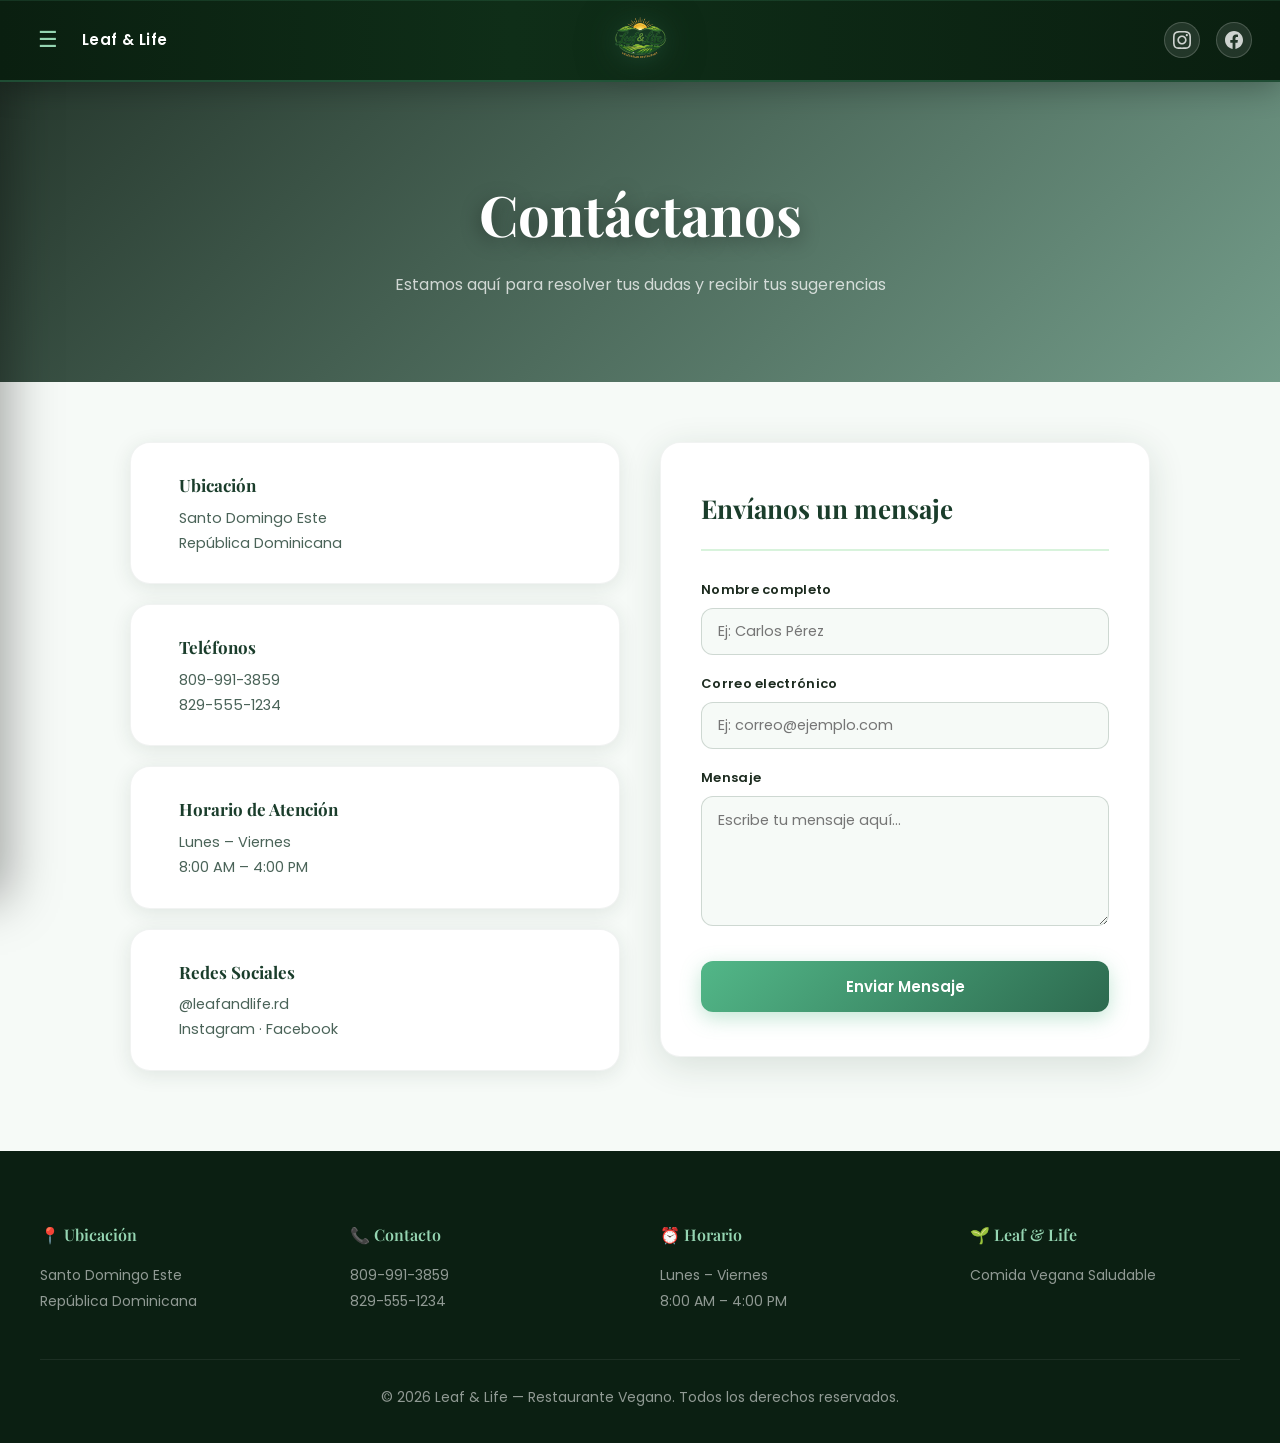
<file: contacto.html>
<!DOCTYPE html>
<html lang="es">
<head>
    <meta charset="UTF-8">
    <meta name="viewport" content="width=device-width, initial-scale=1.0">
    <title>Contacto — Leaf &amp; Life</title>
    <link rel="preconnect" href="https://fonts.googleapis.com">
    <link rel="preconnect" href="https://fonts.gstatic.com" crossorigin>
    <link href="https://fonts.googleapis.com/css2?family=Playfair+Display:ital,wght@0,400;0,600;0,700;1,400&family=Poppins:wght@300;400;500;600;700&display=swap" rel="stylesheet">
    <link rel="stylesheet" href="css/styles.css">
    <link rel="stylesheet" href="css/contacto.css">
</head>
<body>

<div class="sidebar-overlay" id="overlay" onclick="toggleMenu()"></div>

<header class="topbar">
    <div class="left">
        <span class="menu-btn" onclick="toggleMenu()">☰</span>
        <span class="mini-title">Leaf &amp; Life</span>
    </div>
    <div class="center">
        <img src="img/leaf_life_transparent.png" class="logo" alt="Leaf & Life">
    </div>
    <div class="right">
        <a href="#" class="social-btn instagram" aria-label="Instagram">
            <svg viewBox="0 0 24 24" fill="white" xmlns="http://www.w3.org/2000/svg"><path d="M12 2.163c3.204 0 3.584.012 4.85.07 3.252.148 4.771 1.691 4.919 4.919.058 1.265.069 1.645.069 4.849 0 3.205-.012 3.584-.069 4.849-.149 3.225-1.664 4.771-4.919 4.919-1.266.058-1.644.07-4.85.07-3.204 0-3.584-.012-4.849-.07-3.26-.149-4.771-1.699-4.919-4.92-.058-1.265-.07-1.644-.07-4.849 0-3.204.013-3.583.07-4.849.149-3.227 1.664-4.771 4.919-4.919 1.266-.057 1.645-.069 4.849-.069zm0-2.163c-3.259 0-3.667.014-4.947.072-4.358.2-6.78 2.618-6.98 6.98-.059 1.281-.073 1.689-.073 4.948 0 3.259.014 3.668.072 4.948.2 4.358 2.618 6.78 6.98 6.98 1.281.058 1.689.072 4.948.072 3.259 0 3.668-.014 4.948-.072 4.354-.2 6.782-2.618 6.979-6.98.059-1.28.073-1.689.073-4.948 0-3.259-.014-3.667-.072-4.947-.196-4.354-2.617-6.78-6.979-6.98-1.281-.059-1.69-.073-4.949-.073zm0 5.838c-3.403 0-6.162 2.759-6.162 6.162s2.759 6.163 6.162 6.163 6.162-2.759 6.162-6.163c0-3.403-2.759-6.162-6.162-6.162zm0 10.162c-2.209 0-4-1.79-4-4 0-2.209 1.791-4 4-4s4 1.791 4 4c0 2.21-1.791 4-4 4zm6.406-11.845c-.796 0-1.441.645-1.441 1.44s.645 1.44 1.441 1.44c.795 0 1.439-.645 1.439-1.44s-.644-1.44-1.439-1.44z"/></svg>
        </a>
        <a href="#" class="social-btn facebook" aria-label="Facebook">
            <svg viewBox="0 0 24 24" fill="white" xmlns="http://www.w3.org/2000/svg"><path d="M24 12.073c0-6.627-5.373-12-12-12s-12 5.373-12 12c0 5.99 4.388 10.954 10.125 11.854v-8.385H7.078v-3.47h3.047V9.43c0-3.007 1.792-4.669 4.533-4.669 1.312 0 2.686.235 2.686.235v2.953H15.83c-1.491 0-1.956.925-1.956 1.874v2.25h3.328l-.532 3.47h-2.796v8.385C19.612 23.027 24 18.062 24 12.073z"/></svg>
        </a>
    </div>
</header>

<div id="sidebar" class="sidebar">
    <span class="close-btn" onclick="toggleMenu()">✕</span>
    <h2>Leaf &amp; Life</h2>
    <a href="index.html">Inicio</a>
    <a href="menu.html">Menú</a>
    <a href="about.html">Nosotros</a>
    <a href="ordenar.html">Ordenar</a>
    <a href="reservas.html">Reservas</a>
    <a href="contacto.html">Contacto</a>
</div>

<div id="main-content" class="contacto-page">

    <div class="contacto-hero">
        <h1>Contáctanos</h1>
        <p>Estamos aquí para resolver tus dudas y recibir tus sugerencias</p>
    </div>

    <div class="contacto-layout">

        <div class="contacto-info">
            <div class="info-card reveal">
                <div class="info-icon"></div>
                <div>
                    <h3>Ubicación</h3>
                    <p>Santo Domingo Este<br>República Dominicana</p>
                </div>
            </div>
            <div class="info-card reveal">
                <div class="info-icon"></div>
                <div>
                    <h3>Teléfonos</h3>
                    <p>809-991-3859<br>829-555-1234</p>
                </div>
            </div>
            <div class="info-card reveal">
                <div class="info-icon"></div>
                <div>
                    <h3>Horario de Atención</h3>
                    <p>Lunes – Viernes<br>8:00 AM – 4:00 PM</p>
                </div>
            </div>
            <div class="info-card reveal">
                <div class="info-icon"></div>
                <div>
                    <h3>Redes Sociales</h3>
                    <p>@leafandlife.rd<br>Instagram · Facebook</p>
                </div>
            </div>
        </div>

        <div class="contacto reveal">
            <h2>Envíanos un mensaje</h2>
            <form onsubmit="enviarMensaje(event)">

                <div class="form-group">
                    <label for="ct-nombre">Nombre completo</label>
                    <input id="ct-nombre" type="text" placeholder="Ej: Carlos Pérez" required>
                </div>

                <div class="form-group">
                    <label for="ct-email">Correo electrónico</label>
                    <input id="ct-email" type="email" placeholder="Ej: correo@ejemplo.com" required>
                </div>

                <div class="form-group">
                    <label for="ct-msg">Mensaje</label>
                    <textarea id="ct-msg" placeholder="Escribe tu mensaje aquí..." required></textarea>
                </div>

                <button type="submit">Enviar Mensaje</button>
            </form>
            <p id="msgContacto"></p>
        </div>

    </div>

    <footer class="footer">
        <div class="footer-content">
            <div>
                <h4>📍 Ubicación</h4>
                <p>Santo Domingo Este<br>República Dominicana</p>
            </div>
            <div>
                <h4>📞 Contacto</h4>
                <p>809-991-3859<br>829-555-1234</p>
            </div>
            <div>
                <h4>⏰ Horario</h4>
                <p>Lunes – Viernes<br>8:00 AM – 4:00 PM</p>
            </div>
            <div>
                <h4>🌱 Leaf &amp; Life</h4>
                <p>Comida Vegana Saludable</p>
            </div>
        </div>
        <div class="footer-bottom">
            <p>© 2026 Leaf &amp; Life — Restaurante Vegano. Todos los derechos reservados.</p>
        </div>
    </footer>

</div>

<div id="toast" class="toast"></div>
<script src="js/script.js"></script>
</body>
</html>
</file>
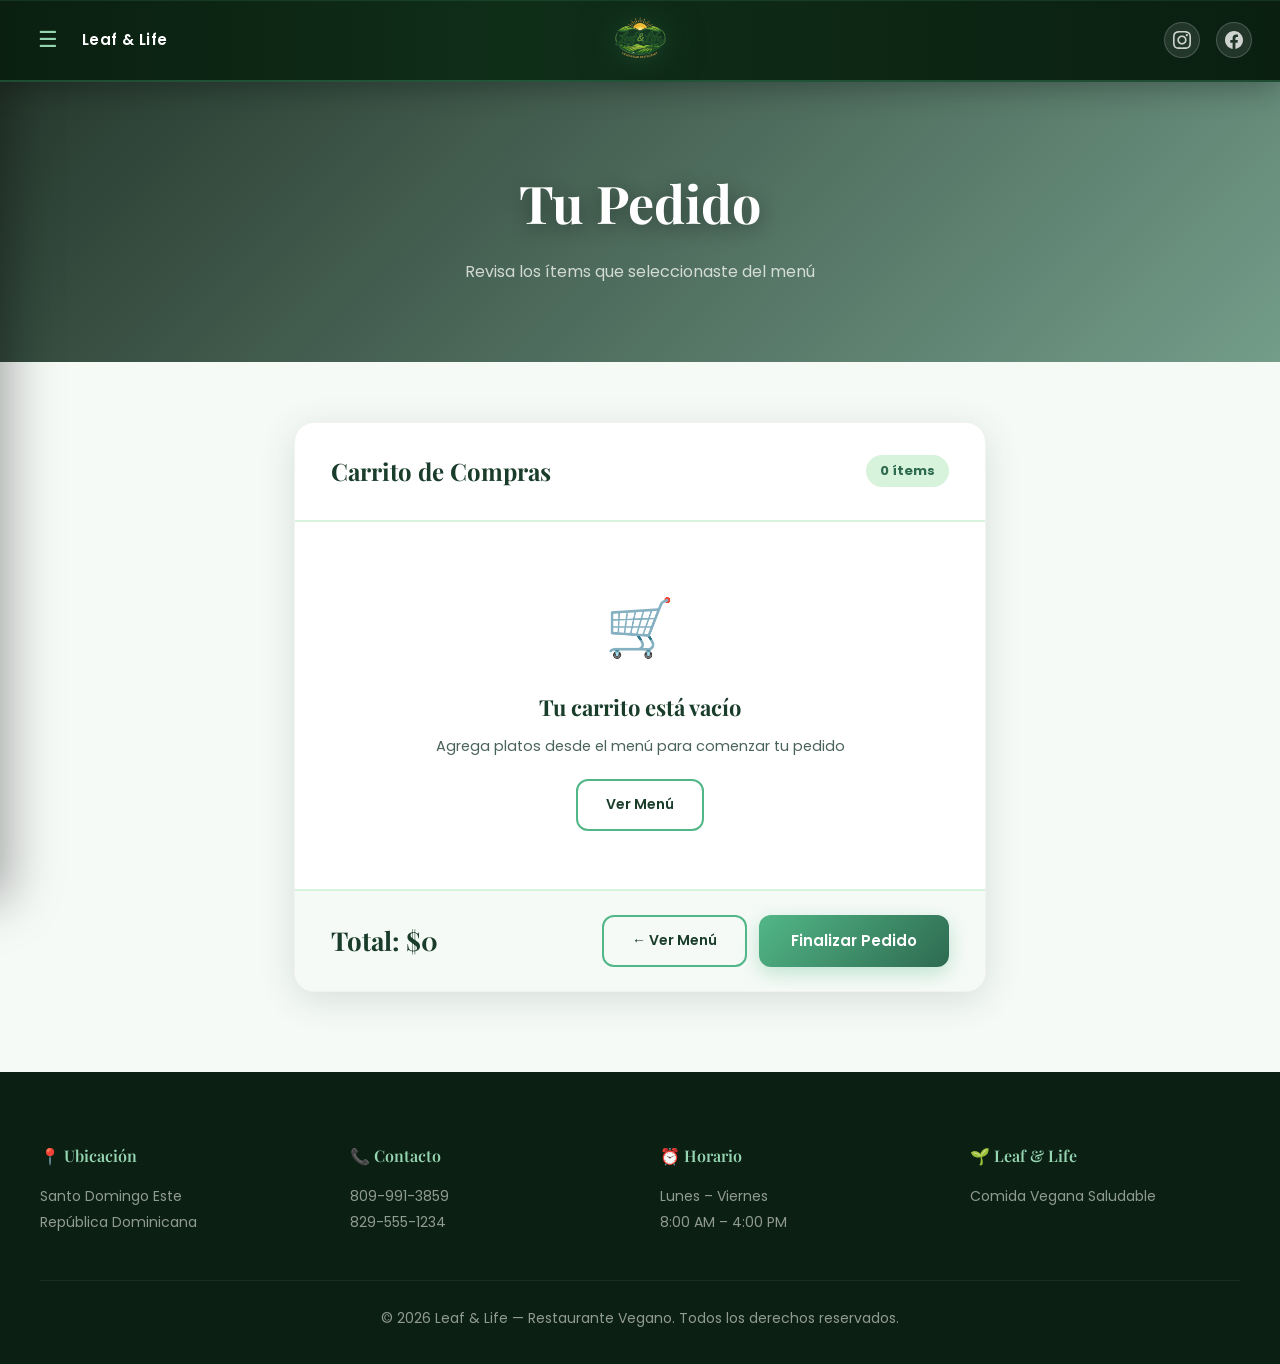
<file: ordenar.html>
<!DOCTYPE html>
<html lang="es">
<head>
    <meta charset="UTF-8">
    <meta name="viewport" content="width=device-width, initial-scale=1.0">
    <title>Tu Pedido — Leaf &amp; Life</title>
    <link rel="preconnect" href="https://fonts.googleapis.com">
    <link rel="preconnect" href="https://fonts.gstatic.com" crossorigin>
    <link href="https://fonts.googleapis.com/css2?family=Playfair+Display:ital,wght@0,400;0,600;0,700;1,400&family=Poppins:wght@300;400;500;600;700&display=swap" rel="stylesheet">
    <link rel="stylesheet" href="css/styles.css">
    <link rel="stylesheet" href="css/ordenar.css">
</head>
<body>

<div class="sidebar-overlay" id="overlay" onclick="toggleMenu()"></div>

<header class="topbar">
    <div class="left">
        <span class="menu-btn" onclick="toggleMenu()">☰</span>
        <span class="mini-title">Leaf &amp; Life</span>
    </div>
    <div class="center">
        <img src="img/leaf_life_transparent.png" class="logo" alt="Leaf & Life">
    </div>
    <div class="right">
        <a href="#" class="social-btn instagram" aria-label="Instagram">
            <svg viewBox="0 0 24 24" fill="white" xmlns="http://www.w3.org/2000/svg"><path d="M12 2.163c3.204 0 3.584.012 4.85.07 3.252.148 4.771 1.691 4.919 4.919.058 1.265.069 1.645.069 4.849 0 3.205-.012 3.584-.069 4.849-.149 3.225-1.664 4.771-4.919 4.919-1.266.058-1.644.07-4.85.07-3.204 0-3.584-.012-4.849-.07-3.26-.149-4.771-1.699-4.919-4.92-.058-1.265-.07-1.644-.07-4.849 0-3.204.013-3.583.07-4.849.149-3.227 1.664-4.771 4.919-4.919 1.266-.057 1.645-.069 4.849-.069zm0-2.163c-3.259 0-3.667.014-4.947.072-4.358.2-6.78 2.618-6.98 6.98-.059 1.281-.073 1.689-.073 4.948 0 3.259.014 3.668.072 4.948.2 4.358 2.618 6.78 6.98 6.98 1.281.058 1.689.072 4.948.072 3.259 0 3.668-.014 4.948-.072 4.354-.2 6.782-2.618 6.979-6.98.059-1.28.073-1.689.073-4.948 0-3.259-.014-3.667-.072-4.947-.196-4.354-2.617-6.78-6.979-6.98-1.281-.059-1.69-.073-4.949-.073zm0 5.838c-3.403 0-6.162 2.759-6.162 6.162s2.759 6.163 6.162 6.163 6.162-2.759 6.162-6.163c0-3.403-2.759-6.162-6.162-6.162zm0 10.162c-2.209 0-4-1.79-4-4 0-2.209 1.791-4 4-4s4 1.791 4 4c0 2.21-1.791 4-4 4zm6.406-11.845c-.796 0-1.441.645-1.441 1.44s.645 1.44 1.441 1.44c.795 0 1.439-.645 1.439-1.44s-.644-1.44-1.439-1.44z"/></svg>
        </a>
        <a href="#" class="social-btn facebook" aria-label="Facebook">
            <svg viewBox="0 0 24 24" fill="white" xmlns="http://www.w3.org/2000/svg"><path d="M24 12.073c0-6.627-5.373-12-12-12s-12 5.373-12 12c0 5.99 4.388 10.954 10.125 11.854v-8.385H7.078v-3.47h3.047V9.43c0-3.007 1.792-4.669 4.533-4.669 1.312 0 2.686.235 2.686.235v2.953H15.83c-1.491 0-1.956.925-1.956 1.874v2.25h3.328l-.532 3.47h-2.796v8.385C19.612 23.027 24 18.062 24 12.073z"/></svg>
        </a>
    </div>
</header>

<div id="sidebar" class="sidebar">
    <span class="close-btn" onclick="toggleMenu()">✕</span>
    <h2>Leaf &amp; Life</h2>
    <a href="index.html">Inicio</a>
    <a href="menu.html">Menú</a>
    <a href="about.html">Nosotros</a>
    <a href="ordenar.html">Ordenar</a>
    <a href="reservas.html">Reservas</a>
</div>

<div id="main-content" class="ordenar-page">

    <div class="ordenar-hero">
        <h1>Tu Pedido</h1>
        <p>Revisa los ítems que seleccionaste del menú</p>
    </div>

    <div class="carrito-container">
        <div class="carrito-box reveal">
            <div class="carrito-header">
                <h2>Carrito de Compras</h2>
                <span class="carrito-count" id="carrito-count">0 ítems</span>
            </div>

            <div id="listaCarrito"></div>

            <div class="carrito-footer">
                <div id="total">Total: $0</div>
                <div style="display:flex; gap:12px; flex-wrap:wrap;">
                    <a href="menu.html" class="btn-ver-menu">← Ver Menú</a>
                    <button class="btn-finalizar" onclick="finalizarCompra()">Finalizar Pedido</button>
                </div>
            </div>
        </div>
    </div>

    <footer class="footer">
        <div class="footer-content">
            <div>
                <h4>📍 Ubicación</h4>
                <p>Santo Domingo Este<br>República Dominicana</p>
            </div>
            <div>
                <h4>📞 Contacto</h4>
                <p>809-991-3859<br>829-555-1234</p>
            </div>
            <div>
                <h4>⏰ Horario</h4>
                <p>Lunes – Viernes<br>8:00 AM – 4:00 PM</p>
            </div>
            <div>
                <h4>🌱 Leaf &amp; Life</h4>
                <p>Comida Vegana Saludable</p>
            </div>
        </div>
        <div class="footer-bottom">
            <p>© 2026 Leaf &amp; Life — Restaurante Vegano. Todos los derechos reservados.</p>
        </div>
    </footer>

</div>

<div id="toast" class="toast"></div>
<script src="js/script.js"></script>
</body>
</html>
</file>
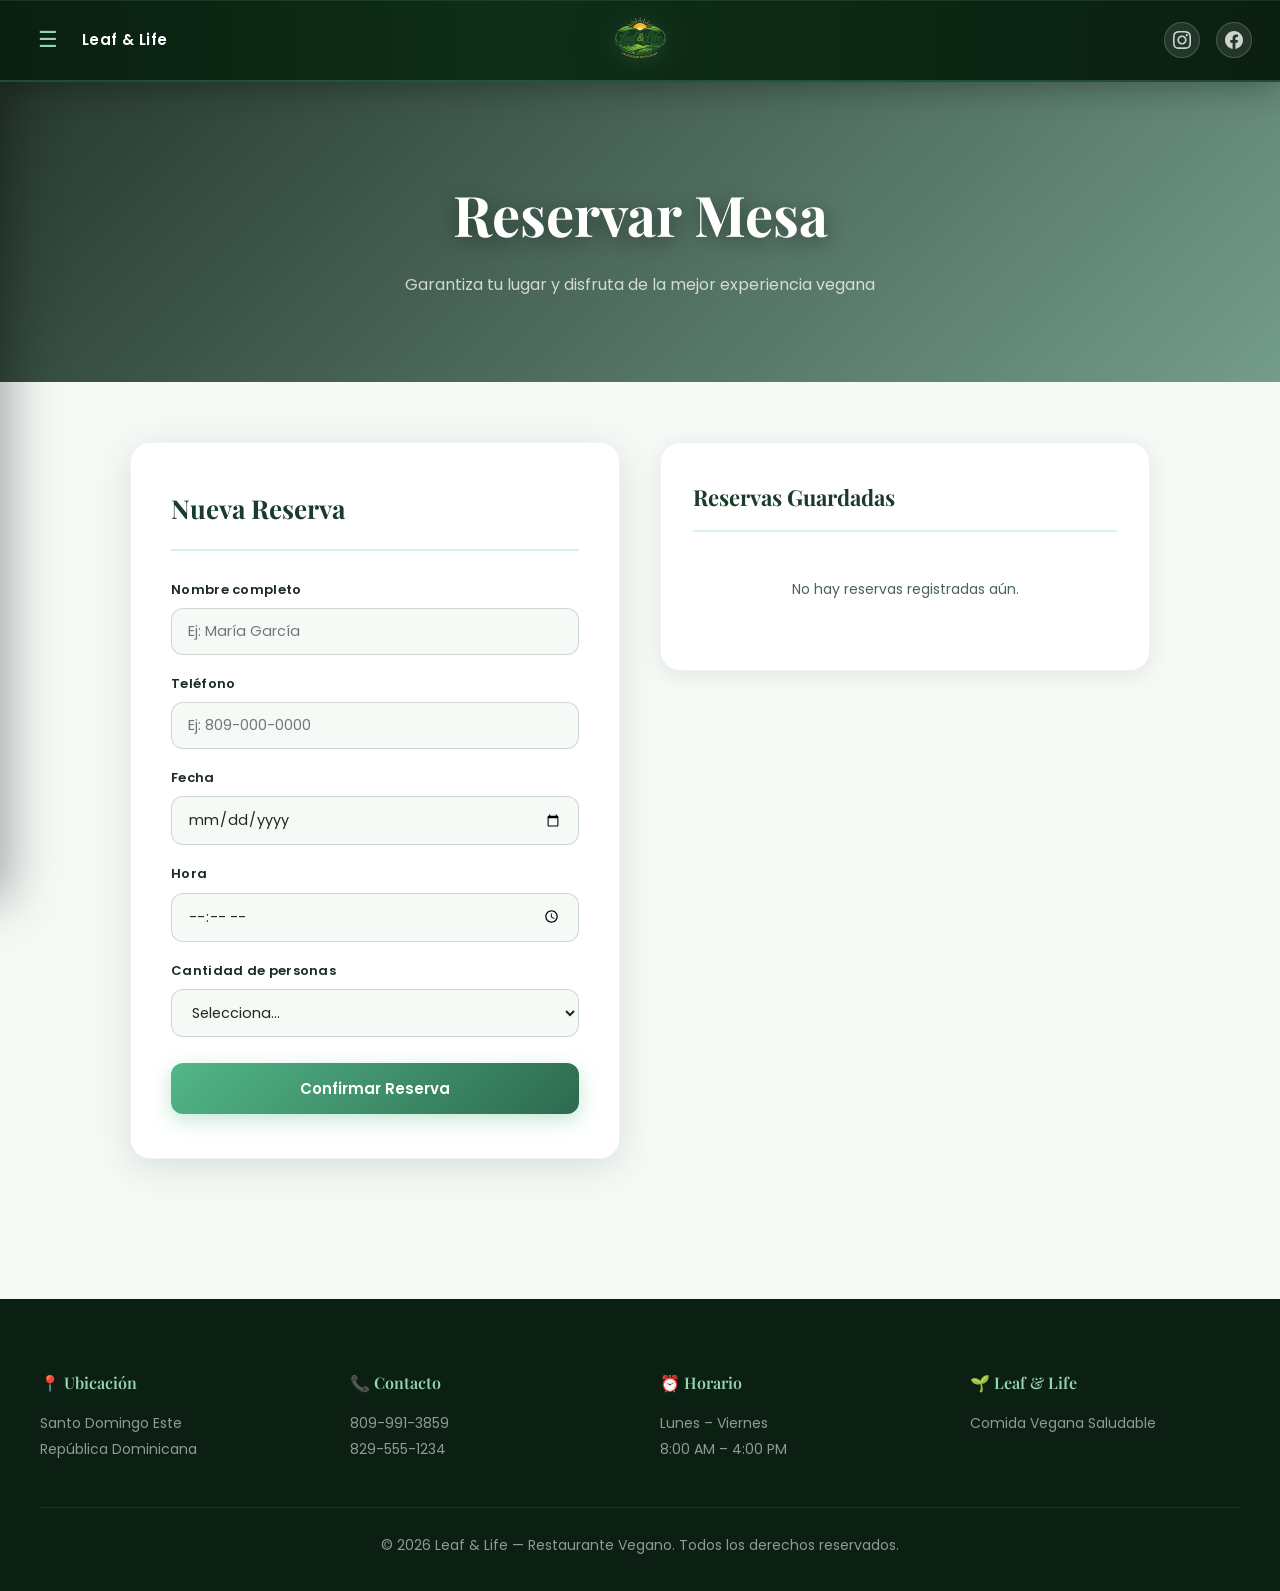
<file: reservas.html>
<!DOCTYPE html>
<html lang="es">
<head>
    <meta charset="UTF-8">
    <meta name="viewport" content="width=device-width, initial-scale=1.0">
    <title>Reservas — Leaf &amp; Life</title>
    <link rel="preconnect" href="https://fonts.googleapis.com">
    <link rel="preconnect" href="https://fonts.gstatic.com" crossorigin>
    <link href="https://fonts.googleapis.com/css2?family=Playfair+Display:ital,wght@0,400;0,600;0,700;1,400&family=Poppins:wght@300;400;500;600;700&display=swap" rel="stylesheet">
    <link rel="stylesheet" href="css/styles.css">
    <link rel="stylesheet" href="css/reservas.css">
</head>
<body>

<div class="sidebar-overlay" id="overlay" onclick="toggleMenu()"></div>

<header class="topbar">
    <div class="left">
        <span class="menu-btn" onclick="toggleMenu()">☰</span>
        <span class="mini-title">Leaf &amp; Life</span>
    </div>
    <div class="center">
        <img src="img/leaf_life_transparent.png" class="logo" alt="Leaf & Life">
    </div>
    <div class="right">
        <a href="#" class="social-btn instagram" aria-label="Instagram">
            <svg viewBox="0 0 24 24" fill="white" xmlns="http://www.w3.org/2000/svg"><path d="M12 2.163c3.204 0 3.584.012 4.85.07 3.252.148 4.771 1.691 4.919 4.919.058 1.265.069 1.645.069 4.849 0 3.205-.012 3.584-.069 4.849-.149 3.225-1.664 4.771-4.919 4.919-1.266.058-1.644.07-4.85.07-3.204 0-3.584-.012-4.849-.07-3.26-.149-4.771-1.699-4.919-4.92-.058-1.265-.07-1.644-.07-4.849 0-3.204.013-3.583.07-4.849.149-3.227 1.664-4.771 4.919-4.919 1.266-.057 1.645-.069 4.849-.069zm0-2.163c-3.259 0-3.667.014-4.947.072-4.358.2-6.78 2.618-6.98 6.98-.059 1.281-.073 1.689-.073 4.948 0 3.259.014 3.668.072 4.948.2 4.358 2.618 6.78 6.98 6.98 1.281.058 1.689.072 4.948.072 3.259 0 3.668-.014 4.948-.072 4.354-.2 6.782-2.618 6.979-6.98.059-1.28.073-1.689.073-4.948 0-3.259-.014-3.667-.072-4.947-.196-4.354-2.617-6.78-6.979-6.98-1.281-.059-1.69-.073-4.949-.073zm0 5.838c-3.403 0-6.162 2.759-6.162 6.162s2.759 6.163 6.162 6.163 6.162-2.759 6.162-6.163c0-3.403-2.759-6.162-6.162-6.162zm0 10.162c-2.209 0-4-1.79-4-4 0-2.209 1.791-4 4-4s4 1.791 4 4c0 2.21-1.791 4-4 4zm6.406-11.845c-.796 0-1.441.645-1.441 1.44s.645 1.44 1.441 1.44c.795 0 1.439-.645 1.439-1.44s-.644-1.44-1.439-1.44z"/></svg>
        </a>
        <a href="#" class="social-btn facebook" aria-label="Facebook">
            <svg viewBox="0 0 24 24" fill="white" xmlns="http://www.w3.org/2000/svg"><path d="M24 12.073c0-6.627-5.373-12-12-12s-12 5.373-12 12c0 5.99 4.388 10.954 10.125 11.854v-8.385H7.078v-3.47h3.047V9.43c0-3.007 1.792-4.669 4.533-4.669 1.312 0 2.686.235 2.686.235v2.953H15.83c-1.491 0-1.956.925-1.956 1.874v2.25h3.328l-.532 3.47h-2.796v8.385C19.612 23.027 24 18.062 24 12.073z"/></svg>
        </a>
    </div>
</header>

<div id="sidebar" class="sidebar">
    <span class="close-btn" onclick="toggleMenu()">✕</span>
    <h2>Leaf &amp; Life</h2>
    <a href="index.html">Inicio</a>
    <a href="menu.html">Menú</a>
    <a href="about.html">Nosotros</a>
    <a href="ordenar.html">Ordenar</a>
    <a href="reservas.html">Reservas</a>
    <a href="contacto.html">Contacto</a>
</div>

<div id="main-content" class="reservas-page">

    <div class="reservas-hero">
        <h1>Reservar Mesa</h1>
        <p>Garantiza tu lugar y disfruta de la mejor experiencia vegana</p>
    </div>

    <div class="reservas-layout">

        <div class="reserva-section reveal">
            <h2>Nueva Reserva</h2>
            <form onsubmit="guardarReserva(event)">

                <div class="form-group">
                    <label for="res-nombre">Nombre completo</label>
                    <input id="res-nombre" type="text" placeholder="Ej: María García" required>
                </div>

                <div class="form-group">
                    <label for="res-tel">Teléfono</label>
                    <input id="res-tel" type="tel" placeholder="Ej: 809-000-0000" required>
                </div>

                <div class="form-group">
                    <label for="res-fecha">Fecha</label>
                    <input id="res-fecha" type="date" required>
                </div>

                <div class="form-group">
                    <label for="res-hora">Hora</label>
                    <input id="res-hora" type="time" required>
                </div>

                <div class="form-group">
                    <label for="res-personas">Cantidad de personas</label>
                    <select id="res-personas" required>
                        <option value="">Selecciona...</option>
                        <option>1 persona</option>
                        <option>2 personas</option>
                        <option>3 personas</option>
                        <option>4 personas</option>
                        <option>5 o más</option>
                    </select>
                </div>

                <button type="submit">Confirmar Reserva</button>
            </form>
            <p id="mensaje"></p>
        </div>

        <div class="reservas-lista reveal">
            <h2>Reservas Guardadas</h2>
            <div id="listaReservas">
                <p class="empty-state">No hay reservas registradas aún.</p>
            </div>
        </div>

    </div>

    <footer class="footer">
        <div class="footer-content">
            <div>
                <h4>📍 Ubicación</h4>
                <p>Santo Domingo Este<br>República Dominicana</p>
            </div>
            <div>
                <h4>📞 Contacto</h4>
                <p>809-991-3859<br>829-555-1234</p>
            </div>
            <div>
                <h4>⏰ Horario</h4>
                <p>Lunes – Viernes<br>8:00 AM – 4:00 PM</p>
            </div>
            <div>
                <h4>🌱 Leaf &amp; Life</h4>
                <p>Comida Vegana Saludable</p>
            </div>
        </div>
        <div class="footer-bottom">
            <p>© 2026 Leaf &amp; Life — Restaurante Vegano. Todos los derechos reservados.</p>
        </div>
    </footer>

</div>

<div id="toast" class="toast"></div>
<script src="js/script.js"></script>
</body>
</html>
</file>
<file: css/styles.css>
@import url('https://fonts.googleapis.com/css2?family=Playfair+Display:ital,wght@0,400;0,600;0,700;1,400&family=Poppins:wght@300;400;500;600;700&display=swap');

:root {
    --dark-green:   #1a3d2b;
    --mid-green:    #2d6a4f;
    --vivid-green:  #52b788;
    --light-green:  #95d5b2;
    --pale-green:   #d8f3dc;
    --off-white:    #f6faf7;
    --cream:        #fefae0;
    --text-dark:    #1c2b1f;
    --text-medium:  #4a6358;
    --white:        #ffffff;
    --shadow-xs:    0 2px 8px  rgba(26,61,43,.07);
    --shadow-sm:    0 4px 20px rgba(26,61,43,.10);
    --shadow:       0 8px 36px rgba(26,61,43,.14);
    --shadow-hover: 0 18px 54px rgba(26,61,43,.22);
    --radius:       20px;
    --radius-sm:    12px;
    --transition:   .35s cubic-bezier(.4,0,.2,1);
}

*, *::before, *::after { box-sizing: border-box; margin: 0; padding: 0; }
html  { scroll-behavior: smooth; }
body  {
    font-family: 'Poppins', sans-serif;
    background: var(--off-white);
    color: var(--text-dark);
    line-height: 1.7;
    overflow-x: hidden;
}

.topbar {
    position: fixed;
    top: 0; width: 100%;
    height: 82px;
    background: linear-gradient(90deg, #0a1f10 0%, #0f2e18 40%, #0a1f10 100%);
    backdrop-filter: blur(20px);
    -webkit-backdrop-filter: blur(20px);
    display: flex;
    align-items: center;
    justify-content: space-between;
    padding: 0 28px;
    z-index: 2000;
    border-bottom: 2px solid rgba(82,183,136,.30);
    box-shadow: 0 4px 32px rgba(0,0,0,.32), 0 1px 0 rgba(82,183,136,.15) inset;
}

.left  { display: flex; align-items: center; gap: 14px; }
.right { display: flex; align-items: center; gap: 16px; }

.menu-btn {
    font-size: 22px;
    color: var(--light-green);
    cursor: pointer;
    padding: 7px 10px;
    border-radius: 10px;
    line-height: 1;
    transition: var(--transition);
    user-select: none;
}
.menu-btn:hover { color: #fff; background: rgba(255,255,255,.10); }

.mini-title {
    color: #fff;
    font-size: 15px;
    font-weight: 600;
    letter-spacing: .4px;
}

.center {
    position: absolute;
    left: 50%;
    transform: translateX(-50%);
}
.logo {
    height: 68px;
    filter: drop-shadow(0 2px 14px rgba(82,183,136,.45)) drop-shadow(0 4px 18px rgba(0,0,0,.5));
    transition: var(--transition);
    display: block;
}
.logo:hover { transform: scale(1.06); }

.social-btn {
    display: inline-flex;
    align-items: center;
    justify-content: center;
    width: 36px; height: 36px;
    border-radius: 50%;
    background: rgba(255,255,255,.10);
    border: 1.5px solid rgba(255,255,255,.18);
    transition: var(--transition);
    text-decoration: none;
    flex-shrink: 0;
}
.social-btn svg {
    width: 18px; height: 18px;
    fill: rgba(255,255,255,.78);
    transition: var(--transition);
}
.social-btn:hover {
    background: rgba(255,255,255,.20);
    border-color: rgba(255,255,255,.40);
    transform: translateY(-2px);
}
.social-btn:hover svg {
    fill: #fff;
}

.icon {
    width: 20px; height: 20px;
    filter: brightness(0) invert(1);
    opacity: .75;
    transition: var(--transition);
    display: block;
}
.icon:hover { opacity: 1; transform: scale(1.2) translateY(-2px); }

.sidebar {
    position: fixed;
    top: 0; left: -300px;
    width: 300px; height: 100%;
    background: linear-gradient(160deg, #0d2818 0%, #1a3d2b 100%);
    padding-top: 96px;
    transition: left var(--transition);
    z-index: 1999;
    box-shadow: 8px 0 48px rgba(0,0,0,.35);
    overflow-y: auto;
}
.sidebar.active { left: 0; }

.sidebar h2 {
    color: var(--light-green);
    font-family: 'Playfair Display', serif;
    font-size: 21px;
    padding: 0 30px 18px;
    border-bottom: 1px solid rgba(255,255,255,.08);
    margin-bottom: 8px;
    letter-spacing: .3px;
}

.sidebar a {
    display: flex;
    align-items: center;
    gap: 10px;
    color: rgba(255,255,255,.78);
    padding: 13px 30px;
    text-decoration: none;
    font-size: 14.5px;
    font-weight: 500;
    transition: var(--transition);
    border-left: 3px solid transparent;
}
.sidebar a:hover {
    color: #fff;
    background: rgba(255,255,255,.06);
    border-left-color: var(--vivid-green);
    padding-left: 38px;
}

.close-btn {
    position: absolute;
    top: 20px; right: 18px;
    width: 38px; height: 38px;
    font-size: 17px;
    color: #fff;
    background: rgba(255,255,255,.1);
    display: flex; align-items: center; justify-content: center;
    border-radius: 50%;
    cursor: pointer;
    transition: var(--transition);
    z-index: 2001;
    user-select: none;
}
.close-btn:hover { background: var(--vivid-green); transform: rotate(90deg); }

.sidebar-overlay {
    display: none;
    position: fixed; inset: 0;
    background: rgba(0,0,0,.5);
    backdrop-filter: blur(4px);
    z-index: 1998;
}
.sidebar-overlay.active { display: block; }

#main-content { transition: margin-left var(--transition); }

.hero {
    margin-top: 82px;
    min-height: 100vh;
    background:
        linear-gradient(
            135deg,
            rgba(10, 30, 18, .88) 0%,
            rgba(26, 61, 43, .70) 50%,
            rgba(45,106,79, .58) 100%
        ),
        url('https://images.unsplash.com/photo-1512621776951-a57141f2eefd?w=1920&q=80')
        center / cover no-repeat;
    display: flex;
    flex-direction: column;
    align-items: center;
    justify-content: center;
    text-align: center;
    padding: 100px 24px 160px;
    position: relative;
    overflow: hidden;
}
.hero::after {
    content: '';
    position: absolute;
    bottom: 0; left: 0; right: 0;
    height: 130px;
    background: linear-gradient(to top, var(--off-white), transparent);
    pointer-events: none;
}

.hero-badge {
    display: inline-flex;
    align-items: center;
    gap: 8px;
    background: rgba(82,183,136,.18);
    border: 1px solid rgba(82,183,136,.45);
    color: var(--light-green);
    font-size: 12px;
    font-weight: 600;
    letter-spacing: 2.5px;
    text-transform: uppercase;
    padding: 9px 22px;
    border-radius: 50px;
    margin-bottom: 28px;
    backdrop-filter: blur(8px);
}

.titulo {
    font-family: 'Playfair Display', serif;
    font-size: clamp(42px, 7vw, 82px);
    font-weight: 700;
    color: #fff;
    text-shadow: 0 4px 28px rgba(0,0,0,.45);
    line-height: 1.12;
    margin-bottom: 22px;
    max-width: 820px;
}
.titulo span { color: var(--light-green); }

.hero h2 {
    font-size: clamp(15px, 2.2vw, 21px);
    color: rgba(255,255,255,.84);
    font-weight: 400;
    margin-bottom: 10px;
    letter-spacing: .4px;
}
.hero p {
    font-size: 16px;
    color: rgba(255,255,255,.65);
    max-width: 520px;
    margin-bottom: 44px;
    line-height: 1.8;
}

.hero-buttons { display: flex; gap: 14px; flex-wrap: wrap; justify-content: center; }

.btn-primary {
    padding: 15px 38px;
    background: linear-gradient(135deg, var(--vivid-green), var(--mid-green));
    color: #fff;
    border: none;
    border-radius: 50px;
    font-size: 15px; font-weight: 600;
    font-family: 'Poppins', sans-serif;
    cursor: pointer;
    transition: var(--transition);
    box-shadow: 0 8px 26px rgba(82,183,136,.42);
    letter-spacing: .3px;
    text-decoration: none;
    display: inline-flex; align-items: center; gap: 8px;
}
.btn-primary:hover {
    transform: translateY(-3px);
    box-shadow: 0 14px 38px rgba(82,183,136,.55);
    background: linear-gradient(135deg, #68d0a3, var(--vivid-green));
}

.btn-secondary {
    padding: 15px 38px;
    background: transparent;
    color: #fff;
    border: 2px solid rgba(255,255,255,.45);
    border-radius: 50px;
    font-size: 15px; font-weight: 600;
    font-family: 'Poppins', sans-serif;
    cursor: pointer;
    transition: var(--transition);
    letter-spacing: .3px;
    text-decoration: none;
    display: inline-flex; align-items: center; gap: 8px;
}
.btn-secondary:hover {
    background: rgba(255,255,255,.14);
    border-color: #fff;
    transform: translateY(-3px);
}

.stats-bar {
    background: #fff;
    padding: 36px 40px;
    display: flex;
    justify-content: center;
    gap: 64px;
    flex-wrap: wrap;
    box-shadow: var(--shadow-sm);
    position: relative; z-index: 10;
}
.stat-item { text-align: center; }
.stat-number {
    font-family: 'Playfair Display', serif;
    font-size: 38px; font-weight: 700;
    color: var(--dark-green);
    line-height: 1;
}
.stat-label {
    font-size: 12.5px;
    color: var(--text-medium);
    font-weight: 500;
    margin-top: 5px;
    letter-spacing: .5px;
    text-transform: uppercase;
}

.section-header { text-align: center; margin-bottom: 52px; }

.section-tag {
    display: inline-block;
    color: var(--vivid-green);
    font-size: 11.5px; font-weight: 700;
    letter-spacing: 3px;
    text-transform: uppercase;
    margin-bottom: 10px;
}

.titulo-galeria {
    font-family: 'Playfair Display', serif;
    font-size: clamp(30px, 4vw, 48px);
    font-weight: 700;
    color: var(--dark-green);
    margin-bottom: 12px;
}

.section-subtitle {
    font-size: 16px;
    color: var(--text-medium);
    max-width: 500px;
    margin: 0 auto;
}

.galeria {
    padding: 90px 40px;
    background: var(--off-white);
}

.grid-galeria {
    display: grid;
    grid-template-columns: repeat(4, 1fr);
    gap: 16px;
    max-width: 1200px;
    margin: 0 auto;
}

.gallery-item {
    position: relative;
    overflow: hidden;
    border-radius: var(--radius-sm);
    aspect-ratio: 1;
    cursor: pointer;
}
.gallery-item img {
    width: 100%; height: 100%;
    object-fit: cover;
    transition: transform .55s ease;
    display: block;
}
.gallery-item:hover img { transform: scale(1.1); }

.gallery-overlay {
    position: absolute; inset: 0;
    background: linear-gradient(to top, rgba(13,40,24,.88) 0%, rgba(13,40,24,.2) 60%, transparent 100%);
    opacity: 0;
    transition: var(--transition);
    display: flex; align-items: flex-end;
    padding: 18px 16px;
}
.gallery-item:hover .gallery-overlay { opacity: 1; }
.gallery-overlay span {
    color: #fff;
    font-size: 14px; font-weight: 500;
    letter-spacing: .2px;
}

.info {
    display: grid;
    grid-template-columns: repeat(3, 1fr);
    gap: 26px;
    padding: 90px 40px;
    max-width: 1100px;
    margin: 0 auto;
}

.card {
    background: #fff;
    padding: 42px 34px;
    border-radius: var(--radius);
    box-shadow: var(--shadow-sm);
    transition: var(--transition);
    border: 1px solid rgba(26,61,43,.06);
    position: relative;
    overflow: hidden;
}
.card::before {
    content: '';
    position: absolute;
    top: 0; left: 0; right: 0;
    height: 4px;
    background: linear-gradient(90deg, var(--vivid-green), var(--mid-green));
    transform: scaleX(0);
    transition: var(--transition);
    transform-origin: left;
}
.card:hover { transform: translateY(-8px); box-shadow: var(--shadow-hover); }
.card:hover::before { transform: scaleX(1); }

.card-icon { font-size: 38px; margin-bottom: 18px; display: block; }
.card h3 {
    font-family: 'Playfair Display', serif;
    font-size: 22px; font-weight: 700;
    color: var(--dark-green);
    margin-bottom: 12px;
}
.card p { color: var(--text-medium); font-size: 15px; line-height: 1.75; }

.acciones {
    text-align: center;
    padding: 100px 40px;
    background: linear-gradient(135deg, var(--dark-green) 0%, #0d2818 100%);
    position: relative;
    overflow: hidden;
}
.acciones::before {
    content: '';
    position: absolute;
    top: -40%; right: -15%;
    width: 700px; height: 700px;
    background: radial-gradient(circle, rgba(82,183,136,.1), transparent 70%);
    border-radius: 50%;
    pointer-events: none;
}
.acciones h2 {
    font-family: 'Playfair Display', serif;
    font-size: clamp(28px, 4vw, 44px);
    color: #fff; margin-bottom: 12px;
}
.acciones p {
    color: rgba(255,255,255,.60);
    font-size: 16px;
    margin-bottom: 38px;
    max-width: 520px;
    margin-left: auto; margin-right: auto;
}
.btn-group { display: flex; gap: 14px; justify-content: center; flex-wrap: wrap; }

.footer {
    background: #0b1f12;
    color: rgba(255,255,255,.7);
    padding: 70px 40px 32px;
}
.footer-content {
    display: grid;
    grid-template-columns: repeat(4, 1fr);
    gap: 40px;
    max-width: 1200px;
    margin: 0 auto 44px;
}
.footer h4 {
    color: var(--light-green);
    font-family: 'Playfair Display', serif;
    font-size: 16px; font-weight: 600;
    margin-bottom: 14px;
}
.footer p { font-size: 14px; line-height: 1.9; color: rgba(255,255,255,.55); }
.footer-bottom {
    border-top: 1px solid rgba(255,255,255,.07);
    padding-top: 24px;
    text-align: center;
    font-size: 13px;
    color: rgba(255,255,255,.3);
    max-width: 1200px;
    margin: 0 auto;
}

.toast {
    position: fixed;
    bottom: 30px; right: 30px;
    background: var(--dark-green);
    color: #fff;
    padding: 14px 24px;
    border-radius: var(--radius-sm);
    font-size: 14px; font-weight: 500;
    box-shadow: var(--shadow);
    z-index: 9999;
    transform: translateY(100px);
    opacity: 0;
    transition: .4s cubic-bezier(.4,0,.2,1);
    border-left: 4px solid var(--vivid-green);
    max-width: 320px;
}
.toast.show { transform: translateY(0); opacity: 1; }

@keyframes fadeInUp {
    from { opacity: 0; transform: translateY(32px); }
    to   { opacity: 1; transform: translateY(0); }
}

.fade-in { animation: fadeInUp .75s ease both; }
.fade-in-delay-1 { animation: fadeInUp .75s ease .12s both; }
.fade-in-delay-2 { animation: fadeInUp .75s ease .24s both; }
.fade-in-delay-3 { animation: fadeInUp .75s ease .36s both; }

.reveal {
    opacity: 0;
    transform: translateY(34px);
    transition: opacity .7s ease, transform .7s ease;
}
.reveal.visible { opacity: 1; transform: translateY(0); }

@media (max-width: 1024px) {
    .info { grid-template-columns: repeat(2, 1fr); padding: 70px 28px; }
    .grid-galeria { grid-template-columns: repeat(2, 1fr); }
    .footer-content { grid-template-columns: repeat(2, 1fr); }
    .stats-bar { gap: 36px; }
}

@media (max-width: 768px) {
    .topbar { padding: 0 16px; }
    .galeria { padding: 60px 20px; }
    .info { grid-template-columns: 1fr; padding: 50px 20px; }
    .acciones { padding: 70px 20px; }
    .footer { padding: 50px 20px 24px; }
    .footer-content { grid-template-columns: repeat(2, 1fr); gap: 26px; }
    .stats-bar { gap: 28px; padding: 26px 20px; }
}

@media (max-width: 480px) {
    .grid-galeria { grid-template-columns: repeat(2, 1fr); gap: 10px; }
    .footer-content { grid-template-columns: 1fr; }
    .hero-buttons { flex-direction: column; align-items: center; }
    .btn-primary, .btn-secondary { width: 100%; max-width: 280px; justify-content: center; }
}
</file>
<file: css/contacto.css>
.contacto-page {
    min-height: 100vh;
    padding-top: 82px;
    background: var(--off-white);
}

.contacto-hero {
    height: 300px;
    background:
        linear-gradient(135deg, rgba(10,30,18,.88) 0%, rgba(45,106,79,.65) 100%),
        url('https://images.unsplash.com/photo-1528605248644-14dd04022da1?w=1600&q=80')
        center / cover no-repeat;
    display: flex;
    flex-direction: column;
    align-items: center;
    justify-content: center;
    text-align: center;
    padding: 40px 24px;
}
.contacto-hero h1 {
    font-family: 'Playfair Display', serif;
    font-size: clamp(32px, 5vw, 56px);
    font-weight: 700;
    color: #fff;
    text-shadow: 0 4px 20px rgba(0,0,0,.4);
    margin-bottom: 10px;
}
.contacto-hero p { color: rgba(255,255,255,.75); font-size: 16px; }

.contacto-layout {
    display: grid;
    grid-template-columns: 1fr 1fr;
    gap: 40px;
    max-width: 1100px;
    margin: 60px auto 80px;
    padding: 0 40px;
    align-items: start;
}

.contacto-info { display: flex; flex-direction: column; gap: 20px; }

.info-card {
    background: #fff;
    border-radius: var(--radius);
    padding: 28px 30px;
    box-shadow: var(--shadow-sm);
    border: 1px solid rgba(26,61,43,.06);
    display: flex;
    align-items: flex-start;
    gap: 18px;
    transition: var(--transition);
}
.info-card:hover { transform: translateY(-4px); box-shadow: var(--shadow); }

.info-icon {
    font-size: 30px;
    line-height: 1;
    flex-shrink: 0;
    margin-top: 2px;
}
.info-card h3 {
    font-family: 'Playfair Display', serif;
    font-size: 17px;
    font-weight: 700;
    color: var(--dark-green);
    margin-bottom: 6px;
}
.info-card p {
    font-size: 14.5px;
    color: var(--text-medium);
    line-height: 1.7;
}

.contacto {
    background: #fff;
    padding: 44px 40px;
    border-radius: var(--radius);
    box-shadow: var(--shadow);
    border: 1px solid rgba(26,61,43,.06);
}
.contacto h2 {
    font-family: 'Playfair Display', serif;
    font-size: 26px;
    font-weight: 700;
    color: var(--dark-green);
    margin-bottom: 28px;
    padding-bottom: 18px;
    border-bottom: 2px solid var(--pale-green);
}

.form-group {
    margin-bottom: 18px;
}
.form-group label {
    display: block;
    font-size: 13px;
    font-weight: 600;
    color: var(--text-dark);
    margin-bottom: 7px;
    letter-spacing: .3px;
}

.contacto input,
.contacto textarea {
    width: 100%;
    padding: 12px 16px;
    border: 1.5px solid rgba(26,61,43,.18);
    border-radius: var(--radius-sm);
    font-size: 14.5px;
    font-family: 'Poppins', sans-serif;
    color: var(--text-dark);
    background: var(--off-white);
    transition: var(--transition);
    outline: none;
    box-sizing: border-box;
}
.contacto input:focus,
.contacto textarea:focus {
    border-color: var(--vivid-green);
    background: #fff;
    box-shadow: 0 0 0 3px rgba(82,183,136,.15);
}
.contacto textarea {
    height: 130px;
    resize: vertical;
    line-height: 1.6;
}

.contacto button {
    width: 100%;
    padding: 14px;
    background: linear-gradient(135deg, var(--vivid-green), var(--mid-green));
    color: #fff;
    border: none;
    border-radius: var(--radius-sm);
    font-size: 15px;
    font-weight: 600;
    font-family: 'Poppins', sans-serif;
    cursor: pointer;
    transition: var(--transition);
    margin-top: 8px;
    box-shadow: 0 6px 20px rgba(82,183,136,.35);
}
.contacto button:hover {
    transform: translateY(-2px);
    box-shadow: 0 10px 28px rgba(82,183,136,.45);
}

#msgContacto {
    margin-top: 16px;
    padding: 12px 16px;
    background: var(--pale-green);
    border-left: 4px solid var(--vivid-green);
    border-radius: var(--radius-sm);
    font-weight: 600;
    color: var(--dark-green);
    font-size: 14px;
    display: none;
}
#msgContacto.visible { display: block; }

@media (max-width: 900px) {
    .contacto-layout { grid-template-columns: 1fr; padding: 0 24px; gap: 28px; margin: 50px auto 60px; }
}
@media (max-width: 480px) {
    .contacto { padding: 28px 22px; }
    .info-card { padding: 22px 20px; }
}
</file>
<file: css/ordenar.css>
.ordenar-page {
    min-height: 100vh;
    padding-top: 82px;
    background: var(--off-white);
}

.ordenar-hero {
    height: 280px;
    background:
        linear-gradient(135deg, rgba(10,30,18,.88) 0%, rgba(45,106,79,.65) 100%),
        url('https://images.unsplash.com/photo-1543353071-873f17a7a088?w=1600&q=80')
        center / cover no-repeat;
    display: flex;
    flex-direction: column;
    align-items: center;
    justify-content: center;
    text-align: center;
    padding: 40px 24px;
}
.ordenar-hero h1 {
    font-family: 'Playfair Display', serif;
    font-size: clamp(30px, 5vw, 52px);
    font-weight: 700;
    color: #fff;
    text-shadow: 0 4px 20px rgba(0,0,0,.4);
    margin-bottom: 10px;
}
.ordenar-hero p { color: rgba(255,255,255,.75); font-size: 16px; }

.carrito-container {
    max-width: 740px;
    margin: 60px auto 80px;
    padding: 0 24px;
}

.carrito-box {
    background: #fff;
    border-radius: var(--radius);
    box-shadow: var(--shadow);
    overflow: hidden;
    border: 1px solid rgba(26,61,43,.06);
}

.carrito-header {
    padding: 28px 36px;
    border-bottom: 2px solid var(--pale-green);
    display: flex;
    justify-content: space-between;
    align-items: center;
}
.carrito-header h2 {
    font-family: 'Playfair Display', serif;
    font-size: 24px;
    font-weight: 700;
    color: var(--dark-green);
}
.carrito-count {
    background: var(--pale-green);
    color: var(--mid-green);
    font-size: 13px;
    font-weight: 700;
    padding: 5px 14px;
    border-radius: 50px;
}

#listaCarrito { padding: 8px 36px; min-height: 80px; }

.carrito-item {
    display: flex;
    justify-content: space-between;
    align-items: center;
    gap: 16px;
    padding: 18px 0;
    border-bottom: 1px solid rgba(26,61,43,.07);
    transition: var(--transition);
}
.carrito-item:last-child { border-bottom: none; }
.carrito-item:hover { background: rgba(26,61,43,.02); margin: 0 -8px; padding-left: 8px; padding-right: 8px; border-radius: var(--radius-sm); }

.item-name {
    font-size: 15px;
    font-weight: 500;
    color: var(--text-dark);
    flex: 1;
}
.item-price {
    font-family: 'Playfair Display', serif;
    font-size: 17px;
    font-weight: 700;
    color: var(--dark-green);
}
.btn-eliminar-item {
    background: #fee2e2;
    color: #c0392b;
    border: none;
    width: 32px; height: 32px;
    border-radius: 8px;
    font-size: 14px;
    cursor: pointer;
    transition: var(--transition);
    display: flex;
    align-items: center;
    justify-content: center;
    flex-shrink: 0;
}
.btn-eliminar-item:hover { background: #c0392b; color: #fff; }

.carrito-empty {
    text-align: center;
    padding: 50px 24px;
    color: var(--text-medium);
}
.carrito-empty .empty-icon { font-size: 56px; display: block; margin-bottom: 14px; }
.carrito-empty h3 {
    font-family: 'Playfair Display', serif;
    font-size: 22px;
    color: var(--dark-green);
    margin-bottom: 8px;
}
.carrito-empty p { font-size: 14.5px; margin-bottom: 20px; }

.carrito-footer {
    padding: 24px 36px;
    background: var(--off-white);
    border-top: 2px solid var(--pale-green);
    display: flex;
    justify-content: space-between;
    align-items: center;
    gap: 20px;
    flex-wrap: wrap;
}
#total {
    font-family: 'Playfair Display', serif;
    font-size: 26px;
    font-weight: 700;
    color: var(--dark-green);
}
.btn-finalizar {
    padding: 14px 32px;
    background: linear-gradient(135deg, var(--vivid-green), var(--mid-green));
    color: #fff;
    border: none;
    border-radius: var(--radius-sm);
    font-size: 15px;
    font-weight: 600;
    font-family: 'Poppins', sans-serif;
    cursor: pointer;
    transition: var(--transition);
    box-shadow: 0 6px 20px rgba(82,183,136,.35);
}
.btn-finalizar:hover {
    transform: translateY(-2px);
    box-shadow: 0 10px 28px rgba(82,183,136,.45);
}

.btn-ver-menu {
    padding: 12px 28px;
    background: transparent;
    color: var(--dark-green);
    border: 2px solid var(--vivid-green);
    border-radius: var(--radius-sm);
    font-size: 14px;
    font-weight: 600;
    font-family: 'Poppins', sans-serif;
    cursor: pointer;
    transition: var(--transition);
    text-decoration: none;
    display: inline-flex;
    align-items: center;
    gap: 6px;
}
.btn-ver-menu:hover { background: var(--pale-green); }

@media (max-width: 600px) {
    #listaCarrito { padding: 8px 20px; }
    .carrito-header { padding: 22px 20px; }
    .carrito-footer { padding: 20px; flex-direction: column; align-items: stretch; }
    .btn-finalizar { width: 100%; justify-content: center; }
    #total { font-size: 22px; }
}
</file>
<file: css/reservas.css>
.reservas-page {
    min-height: 100vh;
    padding-top: 82px;
    background: var(--off-white);
}

.reservas-hero {
    height: 300px;
    background:
        linear-gradient(135deg, rgba(10,30,18,.88) 0%, rgba(45,106,79,.65) 100%),
        url('https://images.unsplash.com/photo-1414235077428-338989a2e8c0?w=1600&q=80')
        center / cover no-repeat;
    display: flex;
    flex-direction: column;
    align-items: center;
    justify-content: center;
    text-align: center;
    padding: 40px 24px;
}
.reservas-hero h1 {
    font-family: 'Playfair Display', serif;
    font-size: clamp(32px, 5vw, 56px);
    font-weight: 700;
    color: #fff;
    text-shadow: 0 4px 20px rgba(0,0,0,.4);
    margin-bottom: 10px;
}
.reservas-hero p { color: rgba(255,255,255,.75); font-size: 16px; }

.reservas-layout {
    display: grid;
    grid-template-columns: 1fr 1fr;
    gap: 40px;
    max-width: 1100px;
    margin: 60px auto;
    padding: 0 40px 80px;
    align-items: start;
}

.reserva-section {
    background: #fff;
    padding: 44px 40px;
    border-radius: var(--radius);
    box-shadow: var(--shadow);
    border: 1px solid rgba(26,61,43,.06);
}

.reserva-section h2 {
    font-family: 'Playfair Display', serif;
    font-size: 26px;
    font-weight: 700;
    color: var(--dark-green);
    margin-bottom: 28px;
    padding-bottom: 18px;
    border-bottom: 2px solid var(--pale-green);
}

.form-group {
    margin-bottom: 18px;
}
.form-group label {
    display: block;
    font-size: 13px;
    font-weight: 600;
    color: var(--text-dark);
    margin-bottom: 7px;
    letter-spacing: .3px;
}

.reserva-section input,
.reserva-section select {
    width: 100%;
    padding: 12px 16px;
    border: 1.5px solid rgba(26,61,43,.18);
    border-radius: var(--radius-sm);
    font-size: 14.5px;
    font-family: 'Poppins', sans-serif;
    color: var(--text-dark);
    background: var(--off-white);
    transition: var(--transition);
    outline: none;
    box-sizing: border-box;
}
.reserva-section input:focus,
.reserva-section select:focus {
    border-color: var(--vivid-green);
    background: #fff;
    box-shadow: 0 0 0 3px rgba(82,183,136,.15);
}

.reserva-section button[type="submit"] {
    width: 100%;
    padding: 14px;
    background: linear-gradient(135deg, var(--vivid-green), var(--mid-green));
    color: #fff;
    border: none;
    border-radius: var(--radius-sm);
    font-size: 15px;
    font-weight: 600;
    font-family: 'Poppins', sans-serif;
    cursor: pointer;
    transition: var(--transition);
    margin-top: 8px;
    box-shadow: 0 6px 20px rgba(82,183,136,.35);
}
.reserva-section button[type="submit"]:hover {
    transform: translateY(-2px);
    box-shadow: 0 10px 28px rgba(82,183,136,.45);
}

#mensaje {
    margin-top: 16px;
    padding: 12px 16px;
    background: var(--pale-green);
    border-left: 4px solid var(--vivid-green);
    border-radius: var(--radius-sm);
    font-weight: 600;
    color: var(--dark-green);
    font-size: 14px;
    display: none;
}
#mensaje.visible { display: block; }

.reservas-lista {
    background: #fff;
    padding: 36px 32px;
    border-radius: var(--radius);
    box-shadow: var(--shadow-sm);
    border: 1px solid rgba(26,61,43,.06);
}
.reservas-lista h2 {
    font-family: 'Playfair Display', serif;
    font-size: 22px;
    font-weight: 700;
    color: var(--dark-green);
    margin-bottom: 22px;
    padding-bottom: 14px;
    border-bottom: 2px solid var(--pale-green);
}

#listaReservas { min-height: 80px; }

.reserva-item {
    background: var(--off-white);
    border-left: 4px solid var(--vivid-green);
    border-radius: var(--radius-sm);
    padding: 16px 18px;
    margin-bottom: 14px;
    display: flex;
    justify-content: space-between;
    align-items: flex-start;
    gap: 12px;
    transition: var(--transition);
}
.reserva-item:hover { box-shadow: var(--shadow-sm); }

.reserva-info p { font-size: 14px; color: var(--text-medium); margin-bottom: 2px; }
.reserva-info strong { color: var(--dark-green); font-size: 15px; }

.btn-eliminar {
    background: #fee2e2;
    color: #c0392b;
    border: none;
    padding: 6px 14px;
    border-radius: 8px;
    font-size: 13px;
    font-weight: 600;
    font-family: 'Poppins', sans-serif;
    cursor: pointer;
    transition: var(--transition);
    white-space: nowrap;
    flex-shrink: 0;
}
.btn-eliminar:hover { background: #c0392b; color: #fff; }

.empty-state {
    text-align: center;
    color: var(--text-medium);
    font-size: 14px;
    padding: 24px 0;
}

@media (max-width: 900px) {
    .reservas-layout { grid-template-columns: 1fr; padding: 0 24px 60px; gap: 28px; }
    .reservas-hero { height: 240px; }
}
@media (max-width: 480px) {
    .reserva-section { padding: 28px 22px; }
    .reservas-layout { padding: 0 16px 40px; }
}
</file>
